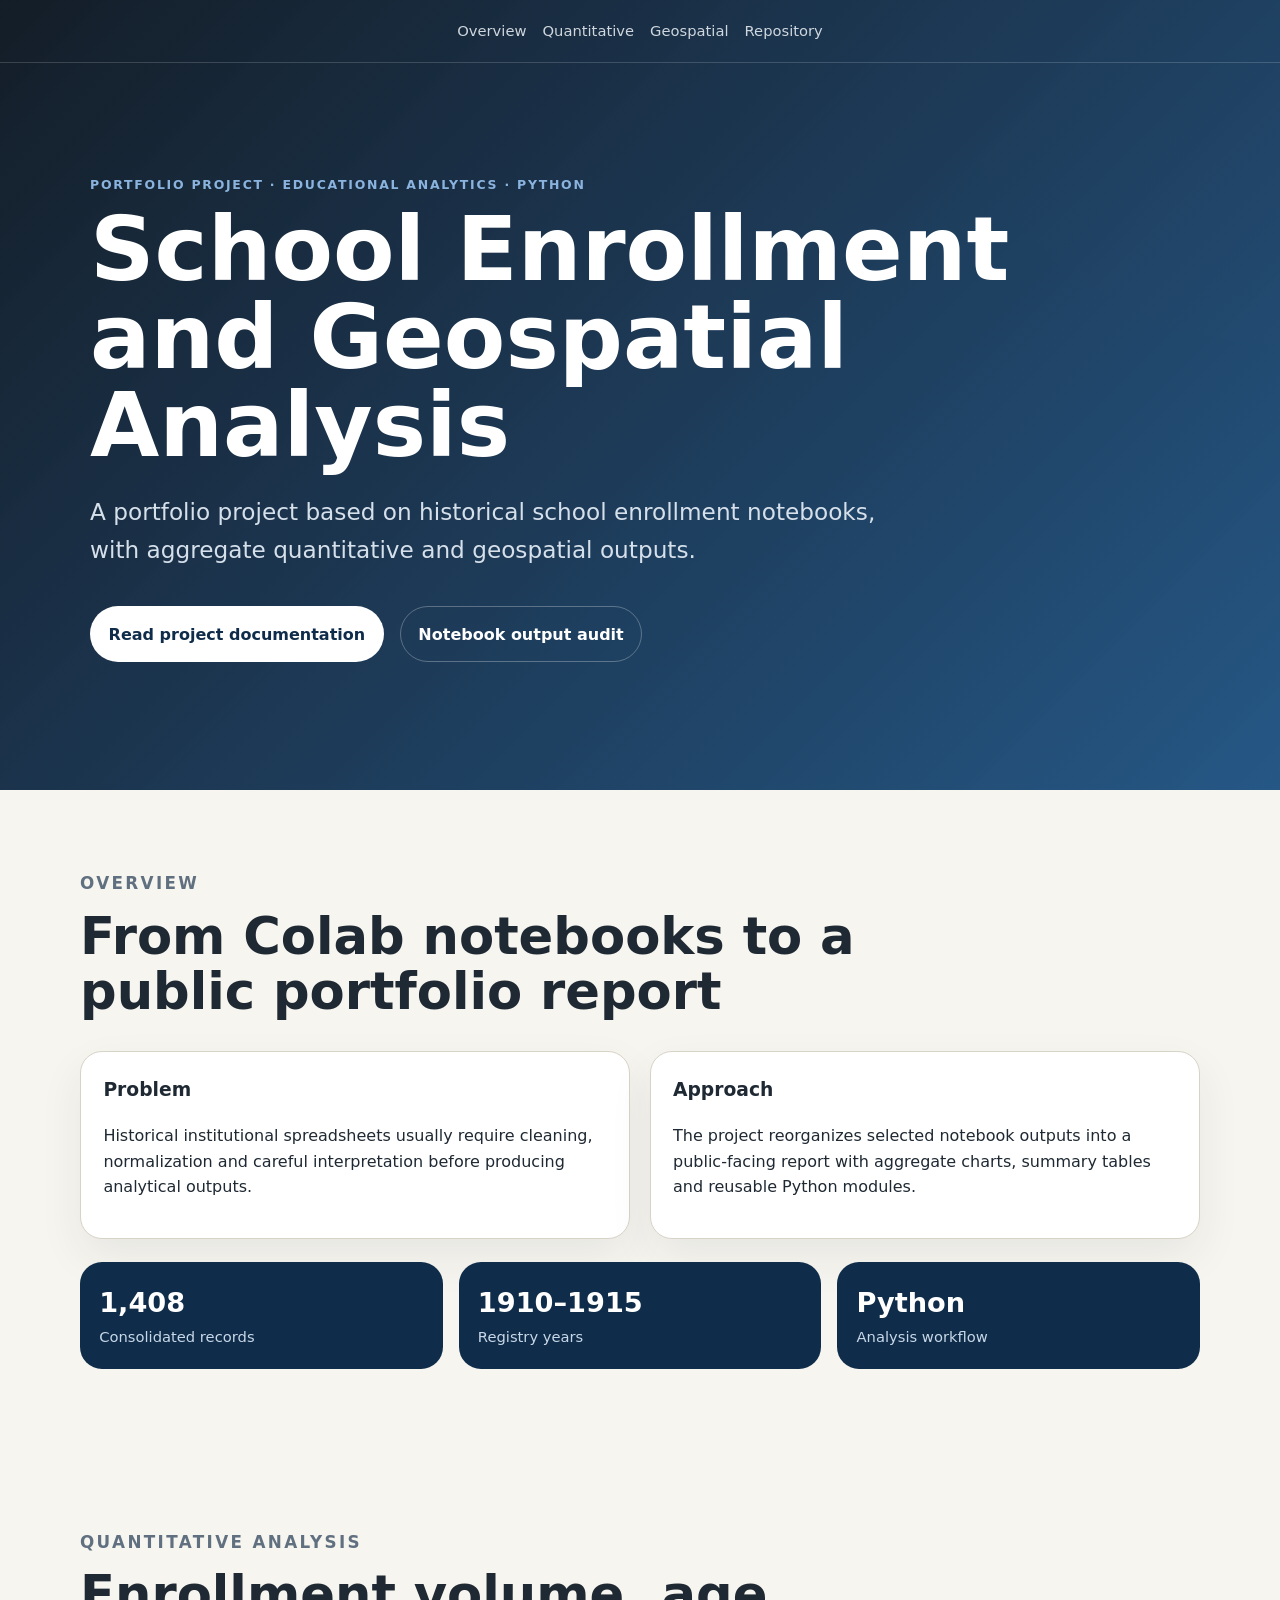
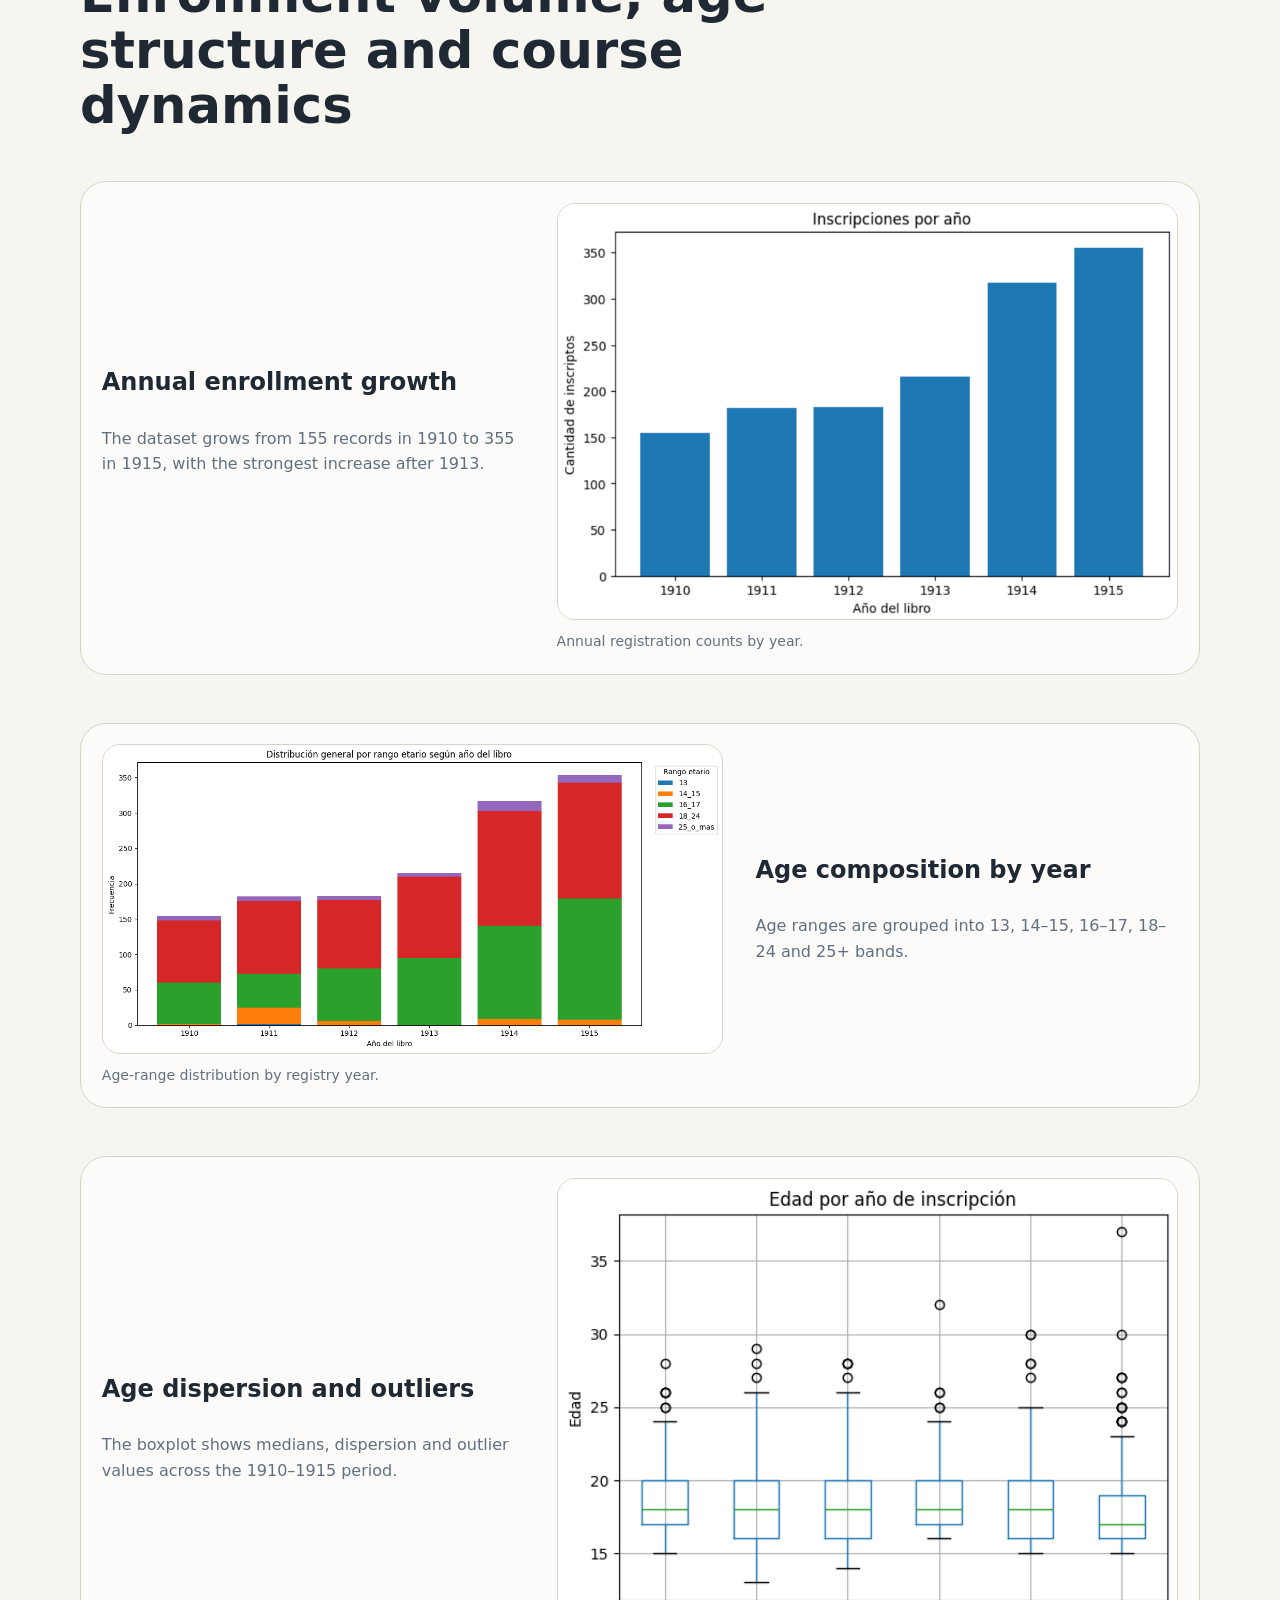
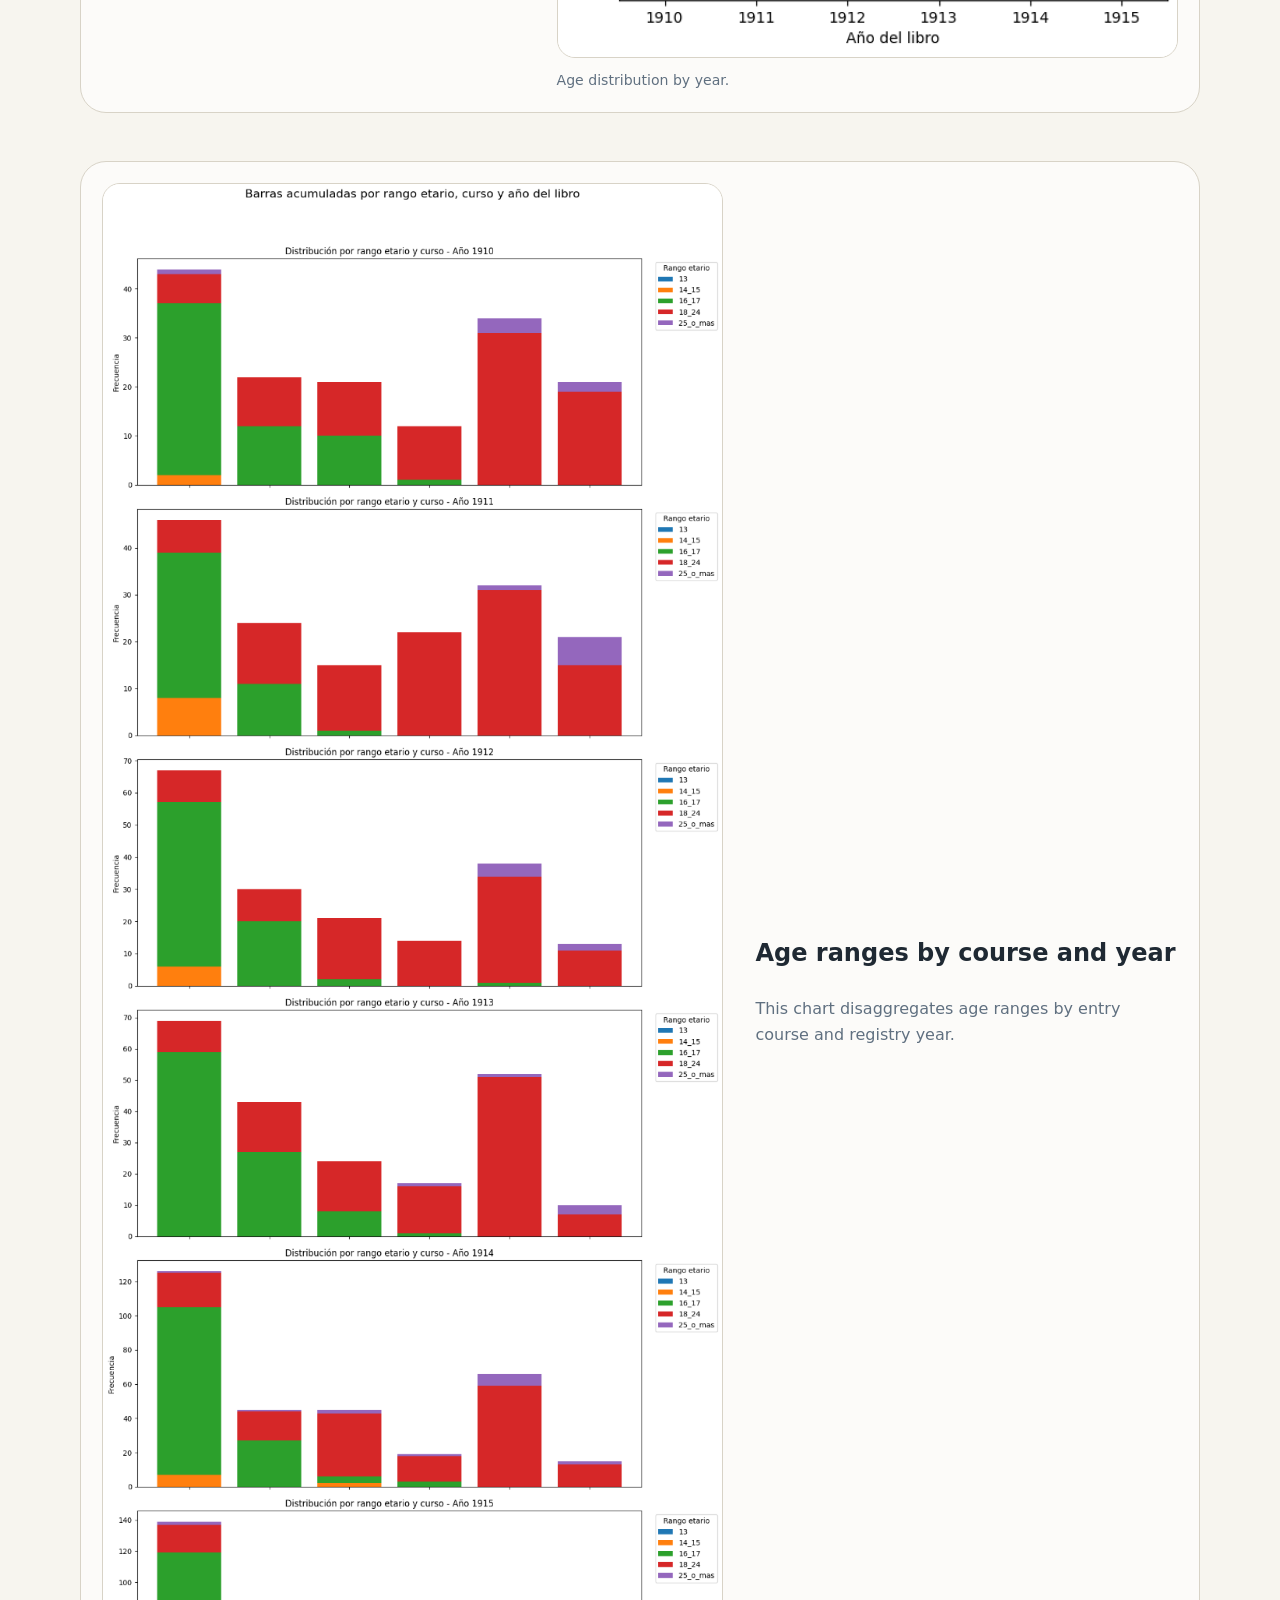
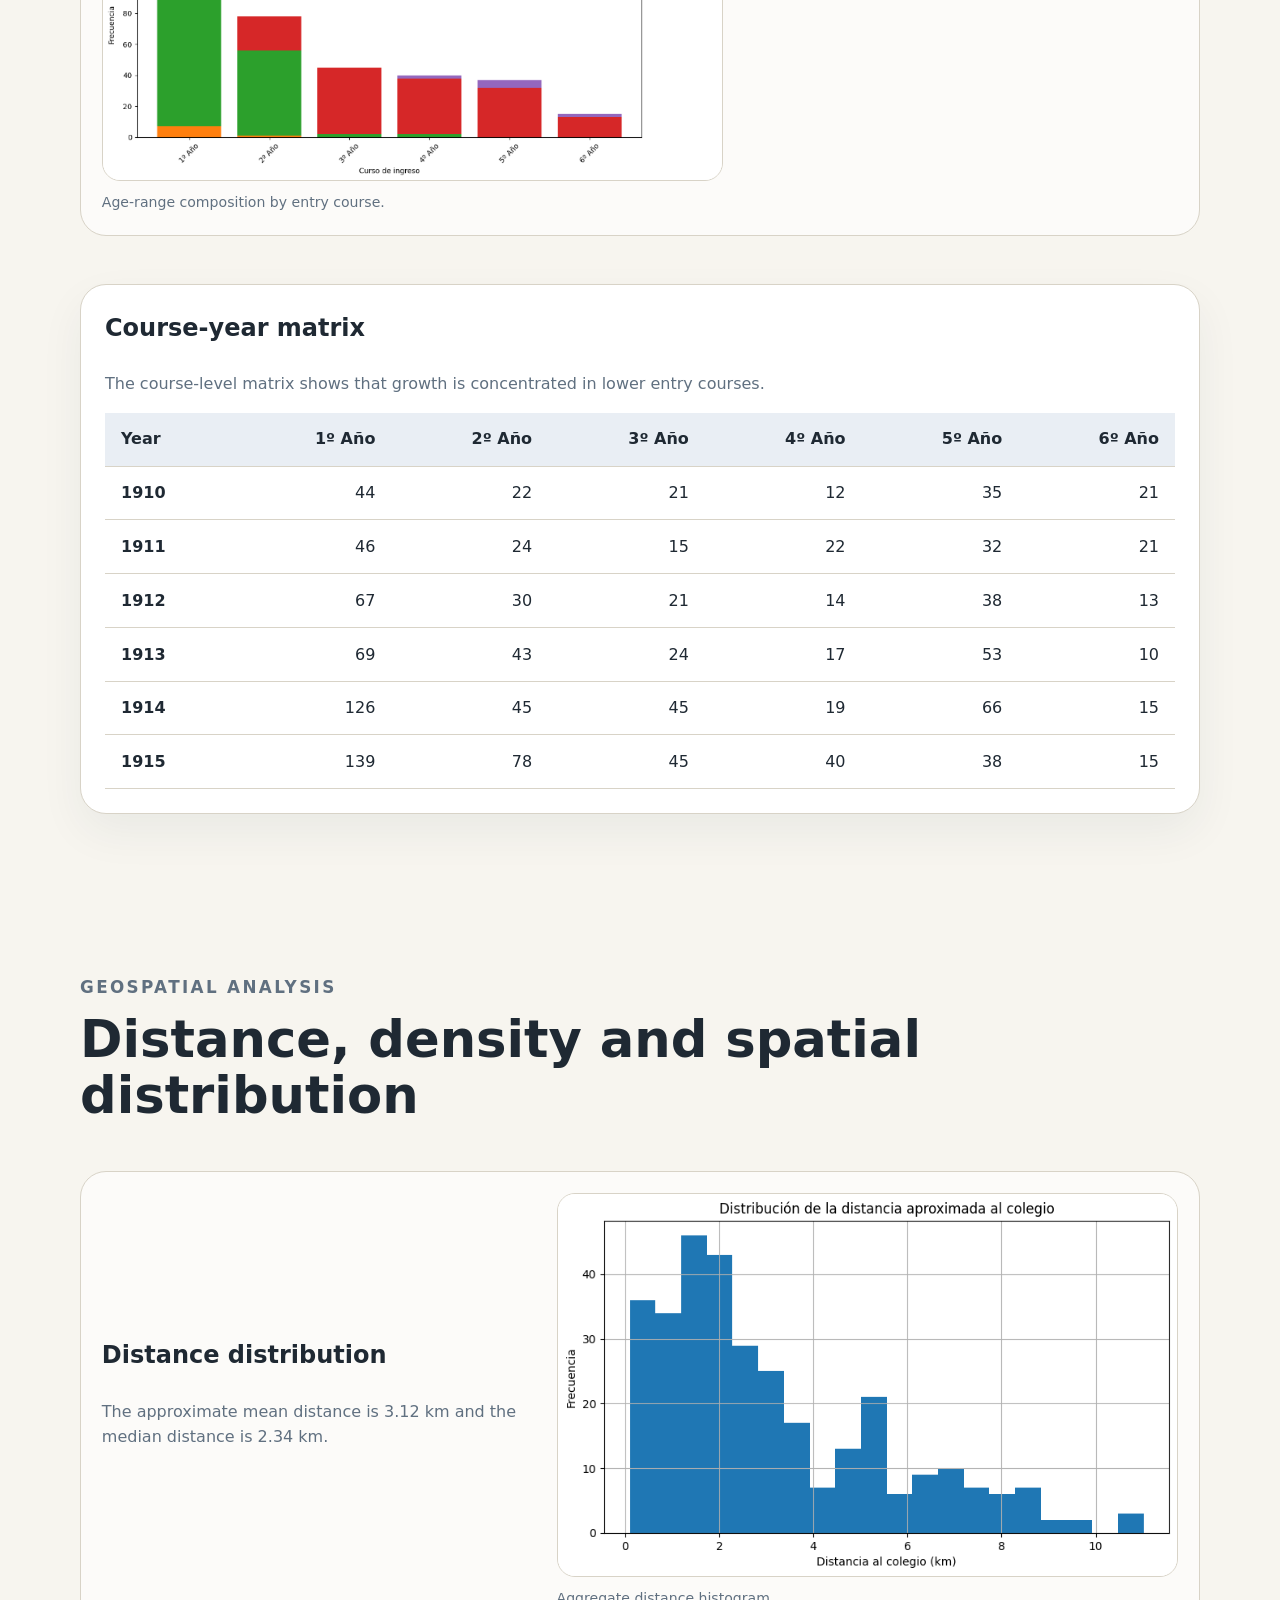
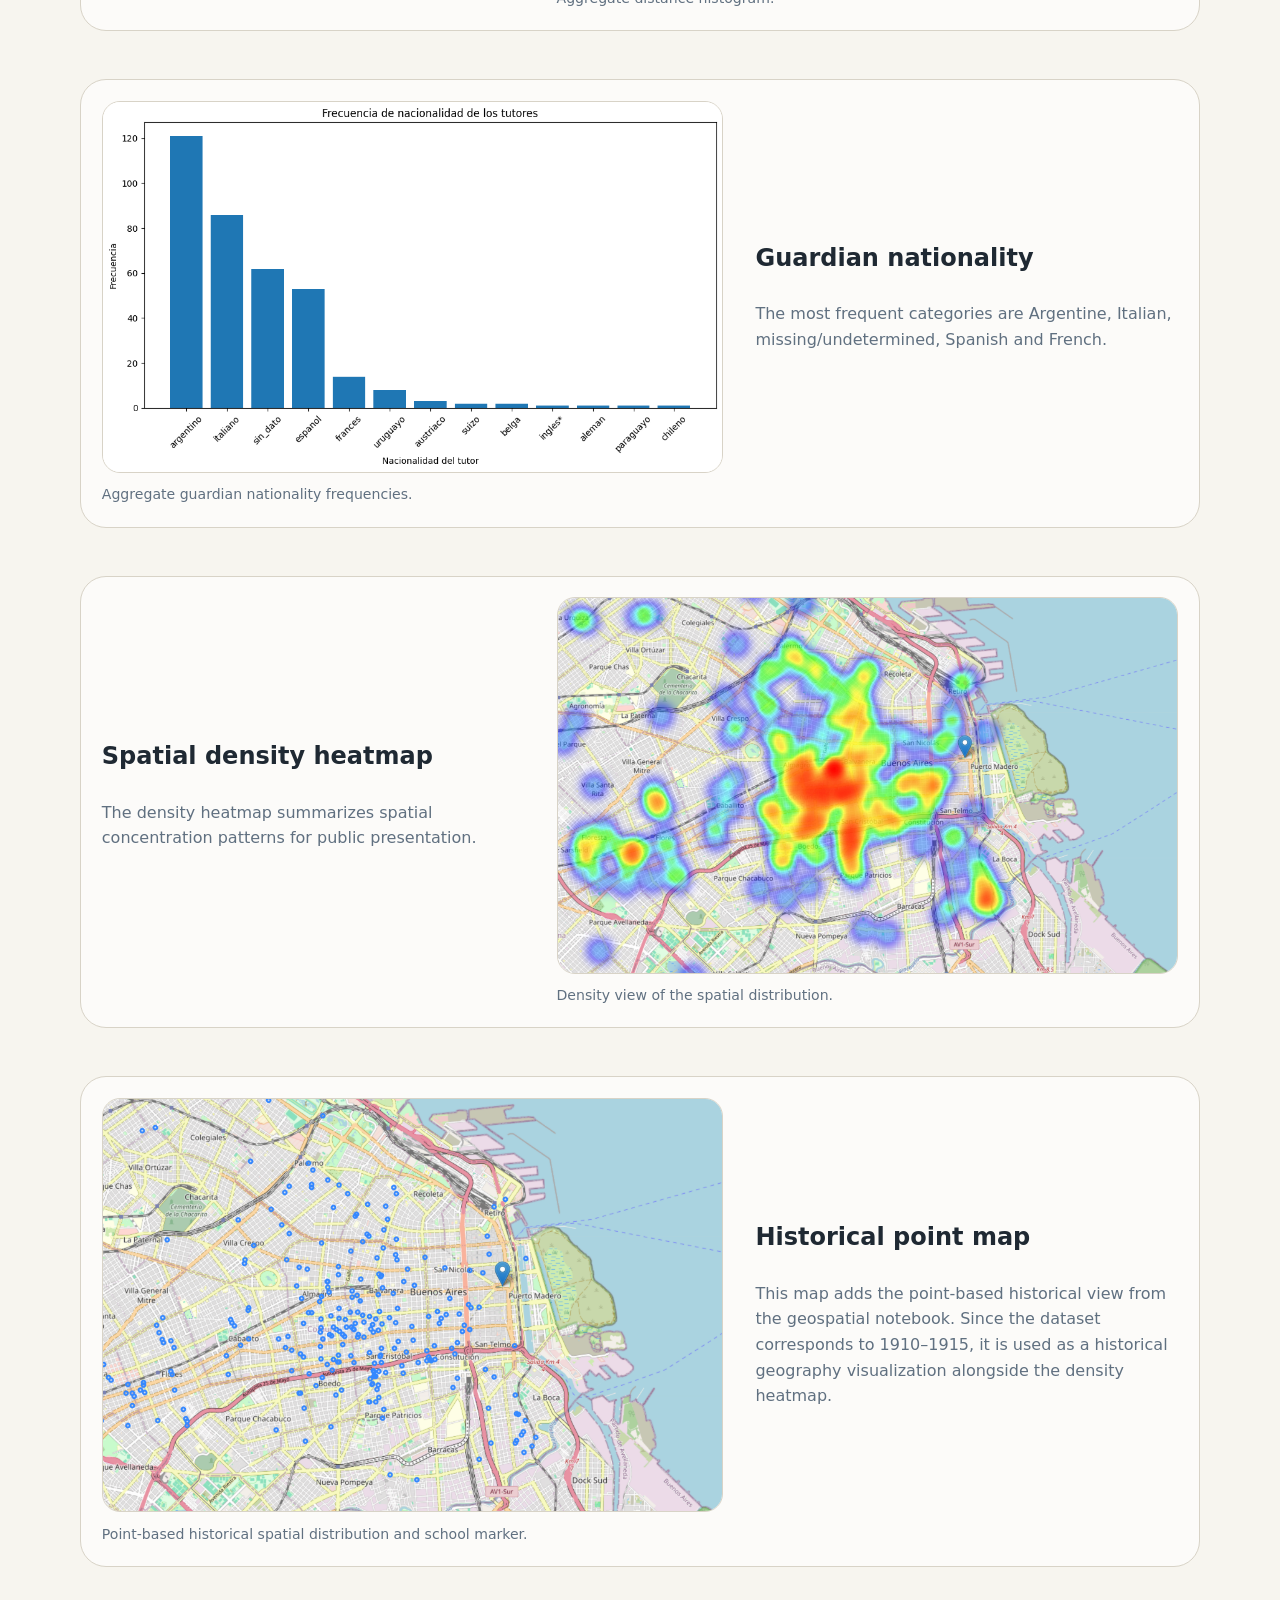
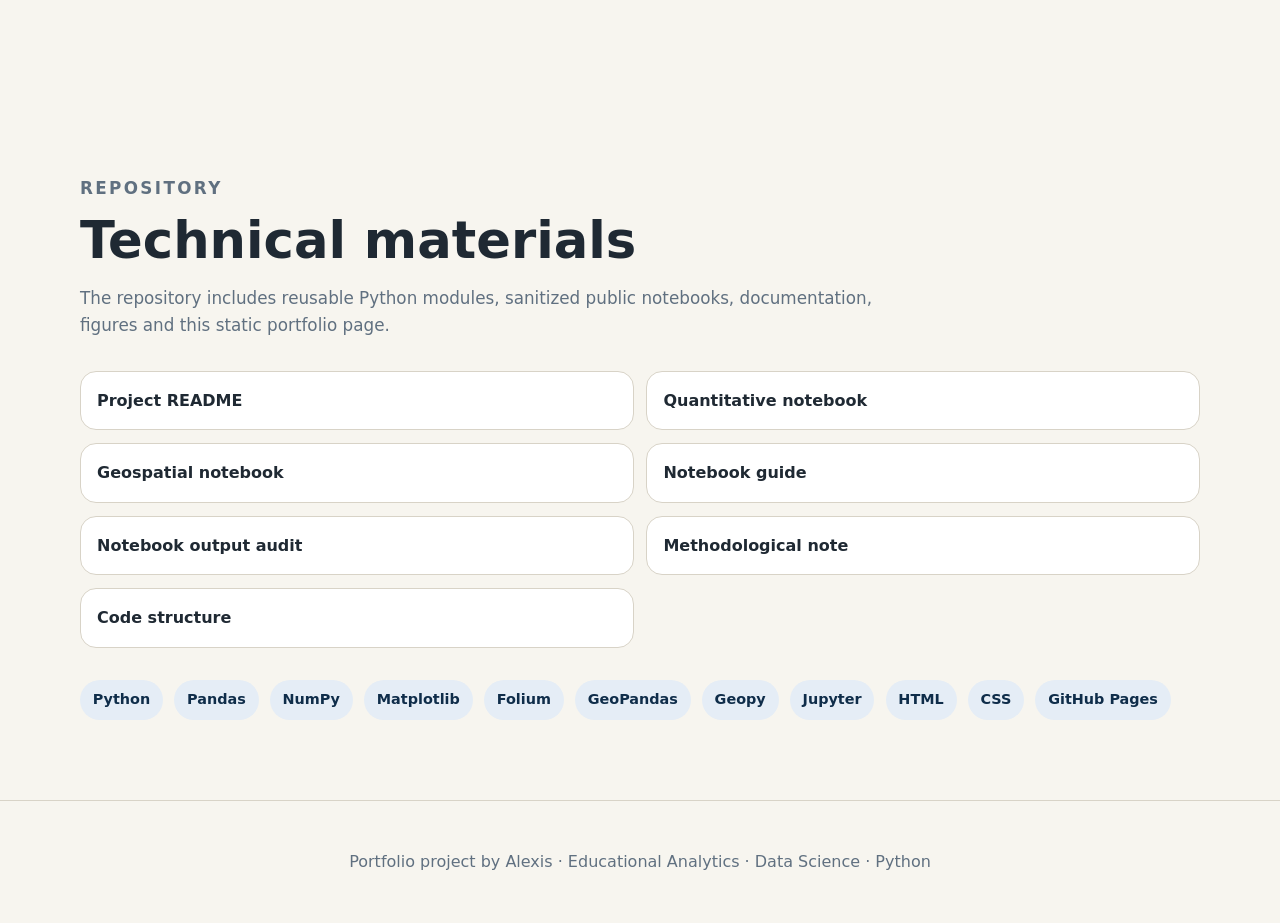
<file: index.html>
<!DOCTYPE html>
<html lang="en">
<head>
  <meta charset="UTF-8" />
  <meta name="viewport" content="width=device-width, initial-scale=1.0" />
  <title>School Enrollment and Geospatial Analysis</title>
  <link rel="stylesheet" href="styles.css" />
</head>
<body>
  <header class="hero">
    <nav class="nav">
      <a href="#overview">Overview</a>
      <a href="#quantitative">Quantitative</a>
      <a href="#geospatial">Geospatial</a>
      <a href="#repository">Repository</a>
    </nav>
    <section class="hero-content">
      <p class="eyebrow">Portfolio Project · Educational Analytics · Python</p>
      <h1>School Enrollment and Geospatial Analysis</h1>
      <p class="subtitle">A portfolio project based on historical school enrollment notebooks, with aggregate quantitative and geospatial outputs.</p>
      <div class="hero-actions">
        <a class="button primary" href="README.md">Read project documentation</a>
        <a class="button secondary" href="docs/notebook_output_audit.md">Notebook output audit</a>
      </div>
    </section>
  </header>

  <main>
    <section id="overview" class="section">
      <div class="section-header"><p class="eyebrow">Overview</p><h2>From Colab notebooks to a public portfolio report</h2></div>
      <div class="grid two">
        <div class="card"><h3>Problem</h3><p>Historical institutional spreadsheets usually require cleaning, normalization and careful interpretation before producing analytical outputs.</p></div>
        <div class="card"><h3>Approach</h3><p>The project reorganizes selected notebook outputs into a public-facing report with aggregate charts, summary tables and reusable Python modules.</p></div>
      </div>
      <div class="metrics"><div class="metric"><span class="metric-value">1,408</span><span class="metric-label">Consolidated records</span></div><div class="metric"><span class="metric-value">1910–1915</span><span class="metric-label">Registry years</span></div><div class="metric"><span class="metric-value">Python</span><span class="metric-label">Analysis workflow</span></div></div>
    </section>

    <section id="quantitative" class="section">
      <div class="section-header"><p class="eyebrow">Quantitative Analysis</p><h2>Enrollment volume, age structure and course dynamics</h2></div>
      <article class="output"><div class="output-text"><h3>Annual enrollment growth</h3><p>The dataset grows from 155 records in 1910 to 355 in 1915, with the strongest increase after 1913.</p></div><figure><img src="assets/screenshots/01_total_enrollment_by_year.png" alt="Annual enrollment by year" /><figcaption>Annual registration counts by year.</figcaption></figure></article>
      <article class="output reverse"><div class="output-text"><h3>Age composition by year</h3><p>Age ranges are grouped into 13, 14–15, 16–17, 18–24 and 25+ bands.</p></div><figure><img src="assets/screenshots/02_age_range_distribution_by_year.png" alt="Age range distribution by year" /><figcaption>Age-range distribution by registry year.</figcaption></figure></article>
      <article class="output"><div class="output-text"><h3>Age dispersion and outliers</h3><p>The boxplot shows medians, dispersion and outlier values across the 1910–1915 period.</p></div><figure><img src="assets/screenshots/03_age_boxplot_by_year.png" alt="Age boxplot by year" /><figcaption>Age distribution by year.</figcaption></figure></article>
      <article class="output reverse"><div class="output-text"><h3>Age ranges by course and year</h3><p>This chart disaggregates age ranges by entry course and registry year.</p></div><figure><img src="assets/screenshots/04_age_range_by_course_and_year.png" alt="Age range by course and year" /><figcaption>Age-range composition by entry course.</figcaption></figure></article>
      <article class="table-block"><div><h3>Course-year matrix</h3><p>The course-level matrix shows that growth is concentrated in lower entry courses.</p></div><div class="responsive-table"><table><thead><tr><th>Year</th><th>1º Año</th><th>2º Año</th><th>3º Año</th><th>4º Año</th><th>5º Año</th><th>6º Año</th></tr></thead><tbody><tr><td>1910</td><td>44</td><td>22</td><td>21</td><td>12</td><td>35</td><td>21</td></tr><tr><td>1911</td><td>46</td><td>24</td><td>15</td><td>22</td><td>32</td><td>21</td></tr><tr><td>1912</td><td>67</td><td>30</td><td>21</td><td>14</td><td>38</td><td>13</td></tr><tr><td>1913</td><td>69</td><td>43</td><td>24</td><td>17</td><td>53</td><td>10</td></tr><tr><td>1914</td><td>126</td><td>45</td><td>45</td><td>19</td><td>66</td><td>15</td></tr><tr><td>1915</td><td>139</td><td>78</td><td>45</td><td>40</td><td>38</td><td>15</td></tr></tbody></table></div></article>
    </section>

    <section id="geospatial" class="section">
      <div class="section-header"><p class="eyebrow">Geospatial Analysis</p><h2>Distance, density and spatial distribution</h2></div>
      <article class="output"><div class="output-text"><h3>Distance distribution</h3><p>The approximate mean distance is 3.12 km and the median distance is 2.34 km.</p></div><figure><img src="assets/screenshots/05_distance_to_school_distribution.png" alt="Distance distribution" /><figcaption>Aggregate distance histogram.</figcaption></figure></article>
      <article class="output reverse"><div class="output-text"><h3>Guardian nationality</h3><p>The most frequent categories are Argentine, Italian, missing/undetermined, Spanish and French.</p></div><figure><img src="assets/screenshots/06_guardian_nationality_distribution.png" alt="Guardian nationality distribution" /><figcaption>Aggregate guardian nationality frequencies.</figcaption></figure></article>
      <article class="output"><div class="output-text"><h3>Spatial density heatmap</h3><p>The density heatmap summarizes spatial concentration patterns for public presentation.</p></div><figure><img src="assets/screenshots/07_student_spatial_density_heatmap.png" alt="Spatial density heatmap" /><figcaption>Density view of the spatial distribution.</figcaption></figure></article>
      <article class="output reverse"><div class="output-text"><h3>Historical point map</h3><p>This map adds the point-based historical view from the geospatial notebook. Since the dataset corresponds to 1910–1915, it is used as a historical geography visualization alongside the density heatmap.</p></div><figure><img src="assets/screenshots/07_student_spatial_distribution_points.png" alt="Historical point map" /><figcaption>Point-based historical spatial distribution and school marker.</figcaption></figure></article>
    </section>

    <section id="repository" class="section"><div class="section-header"><p class="eyebrow">Repository</p><h2>Technical materials</h2><p>The repository includes reusable Python modules, sanitized public notebooks, documentation, figures and this static portfolio page.</p></div><div class="links"><a href="README.md">Project README</a><a href="notebooks/01_quantitative_enrollment_analysis_sanitized.ipynb">Quantitative notebook</a><a href="notebooks/02_geospatial_analysis_sanitized.ipynb">Geospatial notebook</a><a href="notebooks/README.md">Notebook guide</a><a href="docs/notebook_output_audit.md">Notebook output audit</a><a href="docs/methodology.md">Methodological note</a><a href="docs/code_structure.md">Code structure</a></div><div class="tech-stack"><span>Python</span><span>Pandas</span><span>NumPy</span><span>Matplotlib</span><span>Folium</span><span>GeoPandas</span><span>Geopy</span><span>Jupyter</span><span>HTML</span><span>CSS</span><span>GitHub Pages</span></div></section>
  </main>
  <footer><p>Portfolio project by Alexis · Educational Analytics · Data Science · Python</p></footer>
</body>
</html>
</file>
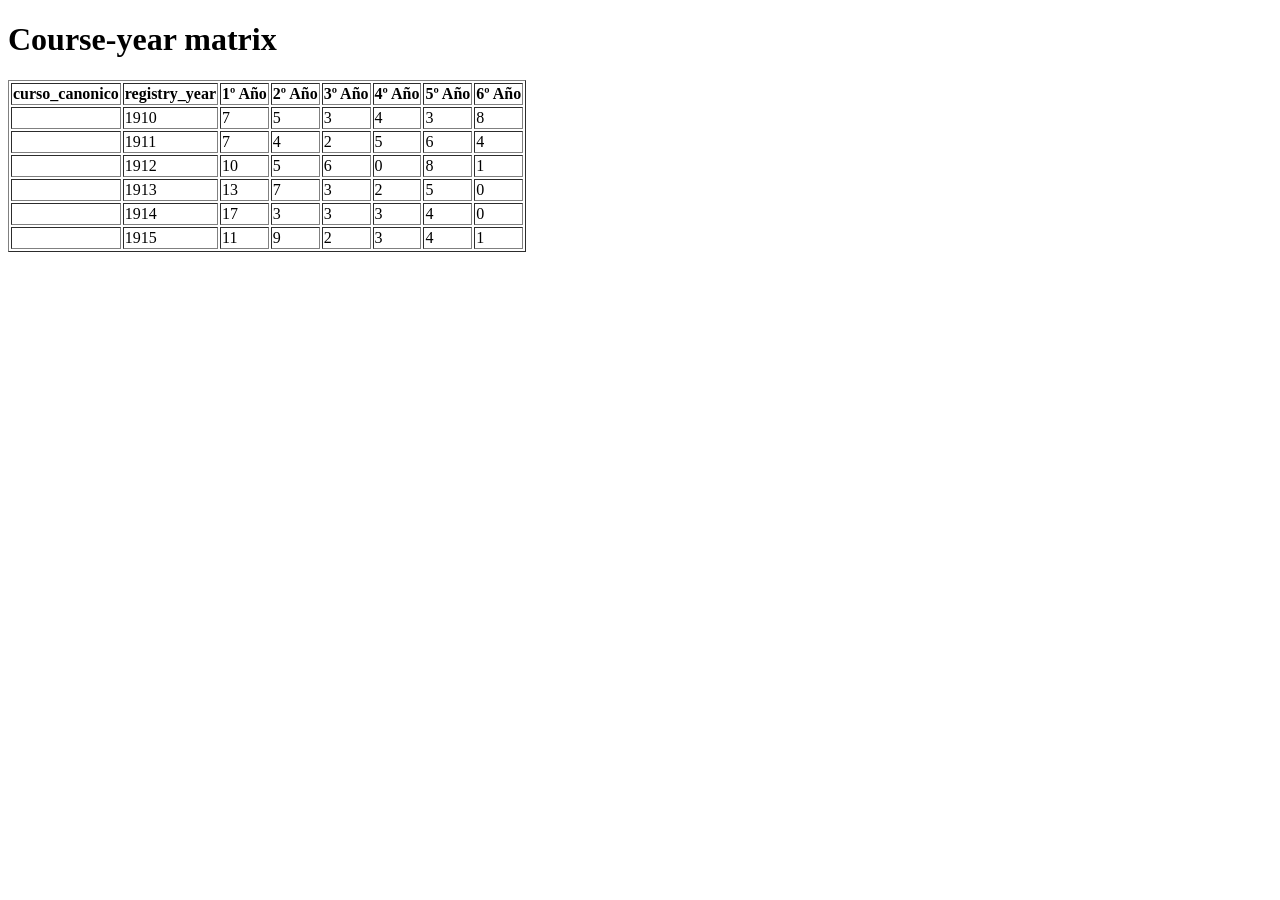
<file: outputs/course_year_matrix.html>
<!DOCTYPE html>
<html lang='en'>
<head><meta charset='utf-8'><title>Aggregate table</title></head>
<body>
<h1>Course-year matrix</h1>
<table border="1" class="dataframe">
  <thead>
    <tr style="text-align: right;">
      <th>curso_canonico</th>
      <th>registry_year</th>
      <th>1º Año</th>
      <th>2º Año</th>
      <th>3º Año</th>
      <th>4º Año</th>
      <th>5º Año</th>
      <th>6º Año</th>
    </tr>
  </thead>
  <tbody>
    <tr>
      <th></th>
      <td>1910</td>
      <td>7</td>
      <td>5</td>
      <td>3</td>
      <td>4</td>
      <td>3</td>
      <td>8</td>
    </tr>
    <tr>
      <th></th>
      <td>1911</td>
      <td>7</td>
      <td>4</td>
      <td>2</td>
      <td>5</td>
      <td>6</td>
      <td>4</td>
    </tr>
    <tr>
      <th></th>
      <td>1912</td>
      <td>10</td>
      <td>5</td>
      <td>6</td>
      <td>0</td>
      <td>8</td>
      <td>1</td>
    </tr>
    <tr>
      <th></th>
      <td>1913</td>
      <td>13</td>
      <td>7</td>
      <td>3</td>
      <td>2</td>
      <td>5</td>
      <td>0</td>
    </tr>
    <tr>
      <th></th>
      <td>1914</td>
      <td>17</td>
      <td>3</td>
      <td>3</td>
      <td>3</td>
      <td>4</td>
      <td>0</td>
    </tr>
    <tr>
      <th></th>
      <td>1915</td>
      <td>11</td>
      <td>9</td>
      <td>2</td>
      <td>3</td>
      <td>4</td>
      <td>1</td>
    </tr>
  </tbody>
</table>
</body></html>
</file>
<file: styles.css>
:root {
  --bg: #f7f5ef;
  --panel: #ffffff;
  --text: #1f2933;
  --muted: #607080;
  --line: #d8d3c7;
  --accent: #174a7c;
  --accent-dark: #0f2d4a;
  --soft: #e9eef4;
  --dark: #101923;
  --dark-panel: #182432;
  --dark-text: #edf2f7;
}

* { box-sizing: border-box; }

html { scroll-behavior: smooth; }

body {
  margin: 0;
  font-family: Inter, ui-sans-serif, system-ui, -apple-system, BlinkMacSystemFont, "Segoe UI", sans-serif;
  color: var(--text);
  background: var(--bg);
  line-height: 1.6;
}

a { color: inherit; }

.nav {
  display: flex;
  gap: 1rem;
  justify-content: center;
  flex-wrap: wrap;
  padding: 1.2rem;
  border-bottom: 1px solid rgba(255, 255, 255, 0.16);
}

.nav a {
  color: #edf2f7;
  text-decoration: none;
  font-size: 0.92rem;
  opacity: 0.86;
}

.nav a:hover { opacity: 1; }

.hero {
  min-height: 86vh;
  color: white;
  background:
    linear-gradient(135deg, rgba(10, 20, 32, 0.96), rgba(20, 74, 124, 0.92)),
    radial-gradient(circle at top right, rgba(255, 255, 255, 0.18), transparent 35%);
}

.hero-content {
  width: min(1100px, 92%);
  margin: 0 auto;
  padding: 7rem 0 8rem;
}

.eyebrow {
  text-transform: uppercase;
  letter-spacing: 0.14em;
  font-weight: 700;
  font-size: 0.78rem;
  color: #8ab4df;
  margin: 0 0 0.7rem;
}

.hero h1 {
  font-size: clamp(2.6rem, 7vw, 5.8rem);
  line-height: 0.98;
  margin: 0 0 1.5rem;
  max-width: 980px;
}

.subtitle {
  font-size: clamp(1.1rem, 2vw, 1.45rem);
  max-width: 840px;
  color: #d6e0eb;
}

.hero-actions {
  margin-top: 2.4rem;
  display: flex;
  flex-wrap: wrap;
  gap: 1rem;
}

.button {
  display: inline-block;
  padding: 0.9rem 1.1rem;
  border-radius: 999px;
  text-decoration: none;
  font-weight: 700;
  border: 1px solid rgba(255, 255, 255, 0.28);
}

.button.primary {
  background: white;
  color: var(--accent-dark);
}

.button.secondary { color: white; }

.section {
  width: min(1120px, 92%);
  margin: 0 auto;
  padding: 5rem 0;
}

.section.dark {
  width: 100%;
  background: var(--dark);
  color: var(--dark-text);
  padding-left: max(4%, calc((100% - 1120px) / 2));
  padding-right: max(4%, calc((100% - 1120px) / 2));
}

.section-header {
  max-width: 850px;
  margin-bottom: 2rem;
}

.section-header h2 {
  margin: 0 0 1rem;
  font-size: clamp(2rem, 4vw, 3.2rem);
  line-height: 1.08;
}

.section-header p {
  color: var(--muted);
  font-size: 1.05rem;
}

.dark .section-header p { color: #b7c2cf; }

.grid {
  display: grid;
  gap: 1.2rem;
}

.grid.two { grid-template-columns: repeat(2, minmax(0, 1fr)); }

.grid.three { grid-template-columns: repeat(3, minmax(0, 1fr)); }

.card {
  background: var(--panel);
  border: 1px solid var(--line);
  border-radius: 22px;
  padding: 1.4rem;
  box-shadow: 0 18px 45px rgba(15, 45, 74, 0.07);
}

.card h3 { margin-top: 0; }

.dark-card {
  background: var(--dark-panel);
  border-color: rgba(255, 255, 255, 0.08);
}

.metrics {
  display: grid;
  grid-template-columns: repeat(3, 1fr);
  gap: 1rem;
  margin-top: 1.4rem;
}

.metric {
  background: #0f2d4a;
  color: white;
  border-radius: 22px;
  padding: 1.2rem;
}

.metric-value {
  display: block;
  font-size: 1.7rem;
  font-weight: 800;
}

.metric-label {
  color: #c9d8e8;
  font-size: 0.92rem;
}

.output {
  display: grid;
  grid-template-columns: 0.85fr 1.25fr;
  gap: 2rem;
  align-items: center;
  margin: 3rem 0;
  padding: 1.3rem;
  border-radius: 26px;
  background: rgba(255, 255, 255, 0.65);
  border: 1px solid var(--line);
}

.output.reverse { grid-template-columns: 1.25fr 0.85fr; }
.output.reverse .output-text { order: 2; }
.output.reverse figure { order: 1; }

.output h3,
.table-block h3 {
  font-size: 1.5rem;
  margin-top: 0;
}

.output-text p,
.table-block p { color: var(--muted); }

figure { margin: 0; }

figure img {
  width: 100%;
  border-radius: 18px;
  border: 1px solid var(--line);
  background: white;
  display: block;
}

figcaption {
  color: var(--muted);
  font-size: 0.88rem;
  margin-top: 0.65rem;
}

.table-block {
  margin-top: 3rem;
  padding: 1.5rem;
  border-radius: 26px;
  background: var(--panel);
  border: 1px solid var(--line);
  box-shadow: 0 18px 45px rgba(15, 45, 74, 0.06);
}

.responsive-table {
  overflow-x: auto;
  margin-top: 1rem;
}

table {
  width: 100%;
  border-collapse: collapse;
  background: white;
}

th, td {
  padding: 0.85rem 1rem;
  border-bottom: 1px solid var(--line);
  text-align: right;
}

th:first-child,
td:first-child {
  text-align: left;
  font-weight: 700;
}

thead th { background: var(--soft); }

.links {
  display: grid;
  gap: 0.8rem;
  grid-template-columns: repeat(2, minmax(0, 1fr));
  margin-bottom: 2rem;
}

.links a {
  display: block;
  padding: 1rem;
  border-radius: 16px;
  background: white;
  border: 1px solid var(--line);
  text-decoration: none;
  font-weight: 700;
}

.links a:hover { border-color: var(--accent); }

.tech-stack {
  display: flex;
  gap: 0.7rem;
  flex-wrap: wrap;
}

.tech-stack span {
  display: inline-block;
  background: #e5edf6;
  color: var(--accent-dark);
  padding: 0.55rem 0.8rem;
  border-radius: 999px;
  font-weight: 700;
  font-size: 0.9rem;
}

footer {
  text-align: center;
  padding: 2rem;
  color: var(--muted);
  border-top: 1px solid var(--line);
}

@media (max-width: 860px) {
  .grid.two,
  .grid.three,
  .metrics,
  .output,
  .output.reverse,
  .links {
    grid-template-columns: 1fr;
  }

  .output.reverse .output-text,
  .output.reverse figure {
    order: initial;
  }

  .hero-content { padding: 4rem 0 5rem; }
  .section { padding: 3.5rem 0; }
}
</file>
